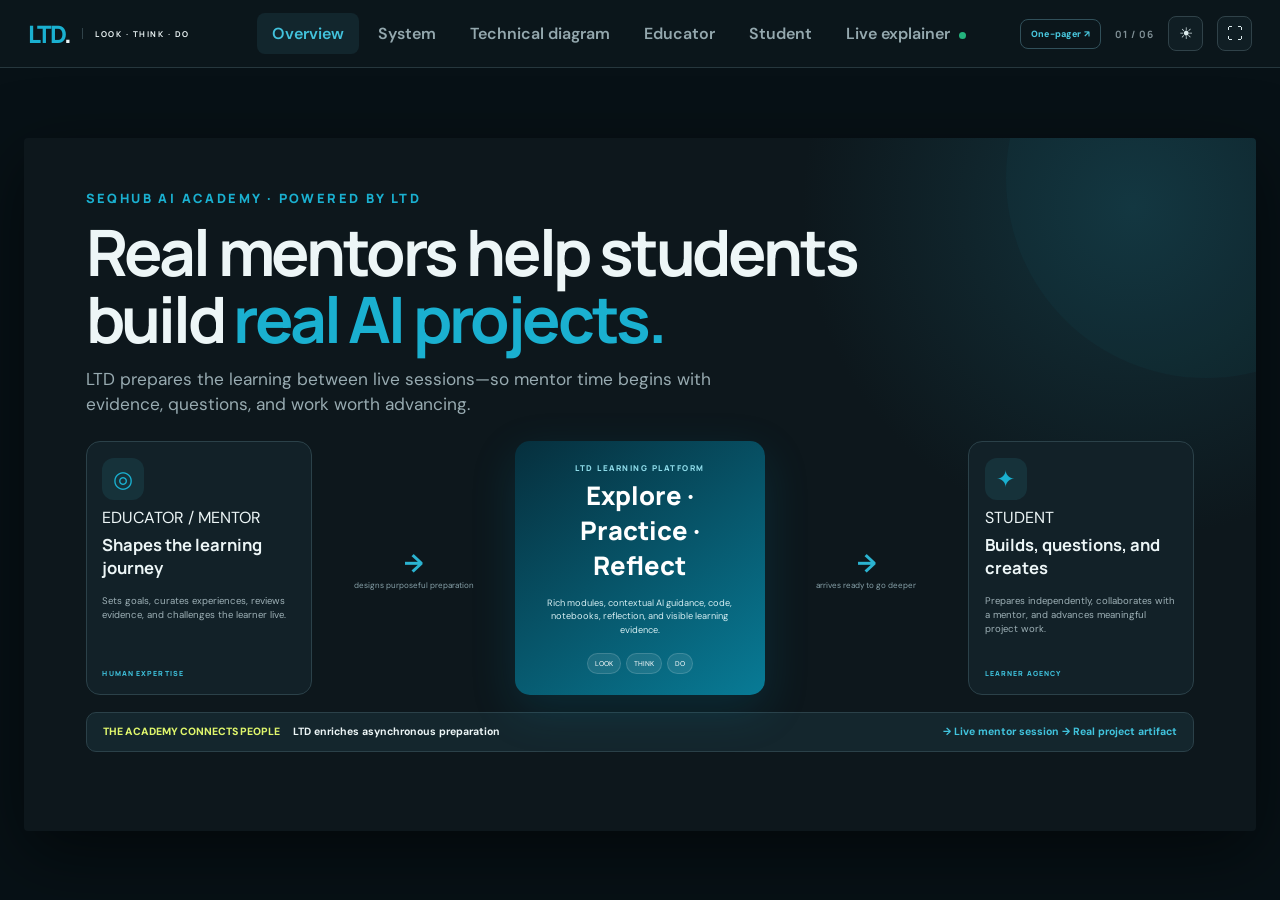
<file: index.html>
<!doctype html>
<html lang="en" data-theme="dark">
<head>
  <meta charset="UTF-8" />
  <meta name="viewport" content="width=device-width, initial-scale=1.0" />
  <title>LTD — Look. Think. Do.</title>
  <link rel="preconnect" href="https://fonts.googleapis.com">
  <link rel="preconnect" href="https://fonts.gstatic.com" crossorigin>
  <link href="https://fonts.googleapis.com/css2?family=DM+Sans:wght@400;500;600;700&family=Manrope:wght@500;600;700;800&display=swap" rel="stylesheet">
  <link rel="stylesheet" href="styles.css" />
  <link rel="stylesheet" href="refine.css" />
  <link rel="stylesheet" href="theme.css" />
  <link rel="stylesheet" href="technical.css" />
  <link rel="stylesheet" href="tour.css?v=20260713-2" />
  <link rel="stylesheet" href="ceo-v3.css?v=20260713-3" />
</head>
<body>
  <header class="topbar">
    <a class="brand" href="#" aria-label="LTD home"><span class="brand-mark">LTD<span>.</span></span><span class="brand-tag">LOOK · THINK · DO</span></a>
    <nav class="view-tabs" aria-label="Presentation views">
      <button data-view="overview" class="active">Overview</button>
      <button data-view="architecture">System</button>
      <button data-view="technical">Technical diagram</button>
      <button data-view="educator">Educator</button>
      <button data-view="student">Student</button>
      <button data-view="explainer">Live explainer <span class="live-dot"></span></button>
    </nav>
    <div class="header-actions"><a class="one-pager-link" href="one-pager.html" target="_blank">One-pager ↗</a><span class="slide-count">01 / 06</span><button id="themeToggle" class="icon-btn theme-toggle" title="Switch to light mode" aria-label="Switch to light mode">☀</button><button id="fullscreen" class="icon-btn" title="Full screen">⛶</button></div>
  </header>

  <main>
    <section class="view active" id="overview">
      <article class="slide overview-slide">
        <div class="slide-kicker">THE LTD LEARNING ECOSYSTEM</div>
        <h1>Human expertise in.<br><em>Active learning</em> out.</h1>
        <p class="lead">LTD connects educators and learners through guided practice, purposeful AI support, and visible progress.</p>
        <div class="ecosystem">
          <div class="persona teacher-persona">
            <div class="persona-icon">✦</div><span class="eyebrow">EDUCATORS</span><h3>Shape expertise into<br>guided experiences</h3>
            <div class="chips"><span>Author</span><span>Guide</span><span>Observe</span></div>
          </div>
          <div class="flow-arrow"><span>Course intent</span><b>→</b></div>
          <div class="engine-core"><div class="orbit orbit-a"></div><div class="orbit orbit-b"></div><span>LOOK</span><strong>THINK</strong><span>DO</span><small>AI learning engine</small></div>
          <div class="flow-arrow"><span>Adaptive practice</span><b>→</b></div>
          <div class="persona student-persona">
            <div class="persona-icon">◎</div><span class="eyebrow">LEARNERS</span><h3>Understand deeply<br>by doing the work</h3>
            <div class="chips"><span>Explore</span><span>Practice</span><span>Reflect</span></div>
          </div>
        </div>
        <div class="outcome-strip"><span>ONE CONNECTED LOOP</span><b>Educator insight</b><i>↗</i><b>Student action</b><i>↗</i><b>AI-supported feedback</b><i>↗</i><b>Measurable growth</b></div>
      </article>
    </section>

    <section class="view" id="architecture">
      <article class="slide architecture-slide">
        <div class="slide-head"><div><div class="slide-kicker">LTD SYSTEM OVERVIEW</div><h2>The engine behind every learning moment.</h2></div><p>One platform coordinates curriculum, AI, practice, feedback, and classroom insight.</p></div>
        <div class="investor-system">
          <div class="system-personas"><div><span>EDUCATOR</span><b>Creates the learning journey</b><small>Goals · content · activities · guidance</small></div><i>↔</i><div><span>LEARNER</span><b>Builds understanding by doing</b><small>Read · discuss · code · reflect</small></div></div>
          <div class="ltd-spine"><span>THE LTD LEARNING ENGINE</span><b>One continuous loop from educator intent to learner evidence.</b><div class="signal-flow"><i></i><em>plan</em><i></i><em>learn</em><i></i><em>respond</em><i></i><em>improve</em><i></i></div></div>
          <div class="tech-stack" aria-label="Current LTD technology stack">
            <button class="tech-card" data-tech="react"><span class="tech-icon">R</span><b>React + TypeScript</b><small>The experience layer</small></button><button class="tech-card" data-tech="fastapi"><span class="tech-icon">F</span><b>FastAPI + Python</b><small>The platform brain</small></button><button class="tech-card" data-tech="postgres"><span class="tech-icon">P</span><b>PostgreSQL</b><small>Learning memory</small></button><button class="tech-card featured" data-tech="ai"><span class="tech-icon">✦</span><b>AI providers</b><small>Adaptive intelligence</small></button><button class="tech-card featured" data-tech="cloudinary"><span class="tech-icon">C</span><b>Cloudinary</b><small>Learning media</small></button><button class="tech-card" data-tech="compute"><span class="tech-icon">›_</span><b>Pyodide + Jupyter</b><small>Live computation</small></button><button class="tech-card" data-tech="collab"><span class="tech-icon">∞</span><b>Yjs + WebSockets</b><small>Live collaboration</small></button>
          </div>
          <div id="techTooltip" class="tech-tooltip" role="tooltip"><div class="tooltip-top"><span></span><small>HOW LTD USES IT</small></div><h3></h3><p></p><div class="tooltip-example"></div></div>
        </div>
        <div class="arch-note"><b>Hover over a technology to open the engine.</b><span>Each component has a clear job in delivering active, observable learning at scale.</span></div>
      </article>
    </section>

    <section class="view" id="technical">
      <article class="slide technical-slide">
        <div class="technical-head-v2"><div><div class="slide-kicker">LIVE TECHNICAL DATA FLOW</div><h2 id="flowMainTitle">What happens when a student asks LTD AI?</h2></div><div class="flow-controls"><select id="flowScenario" aria-label="Data-flow scenario"><option value="ai">Ask LTD AI</option><option value="media">Load Cloudinary media</option><option value="google">Google Drive ↔ Colab</option><option value="compute">Run notebook code</option></select><button id="flowRestart" title="Restart">↺</button><button id="flowPrev">‹</button><button id="flowPlayPause" class="flow-play">Ⅱ <span>Pause</span></button><button id="flowNext">›</button><select id="flowSpeed" aria-label="Data-flow speed"><option value=".5">0.5×</option><option value="1" selected>1×</option><option value="1.5">1.5×</option><option value="2">2×</option></select></div></div>
        <div class="flow-layout">
          <div class="flow-canvas" id="flowCanvas">
            <div class="ec2-boundary"><span>AWS EC2 · PRODUCTION HOST</span><small>nginx → Uvicorn workers → FastAPI</small></div>
            <div class="flow-layer-label browser-label">STUDENT DEVICE</div><div class="flow-layer-label core-label">LTD APPLICATION</div><div class="flow-layer-label service-label">DATA + INTELLIGENCE</div>
            <div class="flow-node student-node" data-flow-node="student"><span class="flow-node-icon">R</span><div><b id="studentFlowTitle">Student asks LTD AI</b><small>React + TypeScript learning workspace</small><em id="studentFlowExample">“Why does the model need varied examples?”</em></div></div>
            <div class="flow-node edge-node compact-node" data-flow-node="edge"><span class="flow-node-icon">N</span><div><b>nginx on EC2</b><small>TLS · reverse proxy · static React build</small></div></div>
            <div class="flow-node api-node" data-flow-node="api"><span class="flow-node-icon">F</span><div><b>FastAPI receives request</b><small>HTTPS · request validation</small></div></div>
            <div class="flow-node auth-node compact-node" data-flow-node="auth"><span class="flow-node-icon">✓</span><div><b>Identity & access</b><small>JWT · course permission</small></div></div>
            <div class="flow-node context-node compact-node" data-flow-node="context"><span class="flow-node-icon">C</span><div><b>Learning context</b><small>Section · goals · chat history</small></div></div>
            <div class="flow-node orchestrator-node" data-flow-node="orchestrator"><span class="flow-node-icon">✦</span><div><b>AI orchestrator</b><small>Builds a grounded tutor prompt</small><em>Lesson + learner question + teaching rules</em></div></div>
            <div class="flow-node db-node" data-flow-node="database"><span class="flow-node-icon">P</span><div><b>PostgreSQL</b><small>Reads context · stores conversation</small></div></div>
            <div class="flow-node ai-node" data-flow-node="provider"><span class="flow-node-icon">AI</span><div><b>AI provider</b><small>OpenAI · Anthropic · Gemini</small></div></div>
            <div class="flow-node stream-node" data-flow-node="stream"><span class="flow-node-icon">↯</span><div><b>Stream & persist</b><small>Tokens return while evidence is saved</small></div></div>
            <div class="flow-node answer-node" data-flow-node="answer"><span class="flow-node-icon">L</span><div><b>LTD guides the learner</b><small>Streaming answer in lesson context</small><em>“What pattern do you think the model learned?”</em></div></div>
            <div class="flow-node cloud-node service-node" data-flow-node="cloudinary"><span class="flow-node-icon">C</span><div><b>Cloudinary</b><small>Optimized learning images</small></div></div>
            <div class="flow-node google-node service-node" data-flow-node="google"><span class="flow-node-icon">G</span><div><b>Google Drive + Colab</b><small>OAuth · copy · refresh · republish</small></div></div>
            <div class="flow-node jupyter-node service-node" data-flow-node="jupyter"><span class="flow-node-icon">J</span><div><b>Jupyter kernel</b><small>Advanced notebook compute</small></div></div>
            <svg class="flow-wires" viewBox="0 0 1000 500" preserveAspectRatio="none" aria-hidden="true">
              <defs><marker id="arrowFlow" viewBox="0 0 10 10" refX="8" refY="5" markerWidth="5" markerHeight="5" orient="auto-start-reverse"><path d="M0 0L10 5L0 10z"/></marker><filter id="flowGlow"><feGaussianBlur stdDeviation="3" result="b"/><feMerge><feMergeNode in="b"/><feMergeNode in="SourceGraphic"/></feMerge></filter></defs>
              <path data-flow-path="browser-edge" d="M165 89 C165 116 235 106 235 135"/><path data-flow-path="edge-api" d="M235 170 C235 188 302 181 302 203"/><path data-flow-path="auth" d="M302 234 C302 254 179 244 179 269"/><path data-flow-path="context" d="M302 234 C302 254 420 244 420 269"/><path data-flow-path="db-read" d="M420 304 C420 337 200 326 200 360"/><path data-flow-path="orchestrate" d="M420 304 C420 325 510 318 510 342"/><path data-flow-path="provider" d="M580 377 C640 377 630 377 690 377"/><path data-flow-path="provider-back" d="M690 394 C630 423 590 420 540 394"/><path data-flow-path="persist" d="M465 394 C390 428 282 408 230 390"/><path data-flow-path="stream" d="M510 394 C510 430 759 414 759 446"/><path data-flow-path="answer" d="M759 446 C850 405 864 152 820 106 C770 54 270 53 197 82"/><path data-flow-path="cloud-request" d="M235 170 C235 320 790 250 790 310"/><path data-flow-path="cloud-return" d="M790 310 C880 225 850 120 820 106"/><path data-flow-path="google-request" d="M302 234 C470 250 620 250 730 310"/><path data-flow-path="google-return" d="M730 334 C600 450 320 410 197 92"/><path data-flow-path="jupyter-request" d="M302 234 C490 280 850 250 875 310"/><path data-flow-path="jupyter-return" d="M875 334 C930 240 900 120 820 106"/>
              <circle id="flowPacket" r="6"><animateMotion id="packetMotion" dur="1.25s" begin="indefinite" fill="freeze" path="M165 89 C165 125 302 113 302 151"/></circle>
            </svg>
          </div>
          <aside class="flow-story">
            <div class="flow-story-top"><span id="flowStepNumber">01</span><div><small>NOW HAPPENING</small><h3 id="flowStepTitle">Question leaves the browser</h3></div></div>
            <p id="flowStepDescription">The student’s question travels securely from the LTD learning interface to the application API.</p>
            <div class="data-envelope"><span>DATA IN MOTION</span><code id="flowPayload">POST /ai/chat<br>{ question, thread_id, section_index }</code></div>
            <div class="flow-timeline" id="flowTimeline"></div>
            <div class="flow-legend"><span><i></i>Request</span><span><i></i>Context/data</span><span><i></i>Streaming response</span></div>
          </aside>
        </div>
        <div class="technical-foot-v2"><span>END-TO-END RESULT</span><b id="flowResult">The answer is grounded in the educator’s lesson, the exchange becomes learning evidence, and the student stays inside one continuous experience.</b><div class="flow-progress"><i id="flowProgress"></i></div></div>
      </article>
    </section>

    <section class="view" id="educator">
      <article class="slide journey-slide educator-slide">
        <div class="slide-head"><div><div class="slide-kicker">LTD IN PRACTICE · EDUCATOR</div><h2>From expertise to an active-learning journey.</h2></div><p>Author once, guide every learner, and see where support matters.</p></div>
        <div class="journey-line">
          <div class="journey-step active"><span>01</span><div class="step-icon">＋</div><h3>Create a course</h3><p>Set the topic, audience, and learning intent.</p><small>COURSE MANAGER</small></div>
          <div class="journey-arrow">→</div>
          <div class="journey-step"><span>02</span><div class="step-icon">▤</div><h3>Design modules</h3><p>Combine readings, media, HTML, code, and notebooks.</p><small>FLEXIBLE ITEMS</small></div>
          <div class="journey-arrow">→</div>
          <div class="journey-step"><span>03</span><div class="step-icon">✦</div><h3>Guide with AI</h3><p>Define goals and let LTD help shape purposeful practice.</p><small>AI ORCHESTRATOR</small></div>
          <div class="journey-arrow">→</div>
          <div class="journey-step"><span>04</span><div class="step-icon">↗</div><h3>Publish & observe</h3><p>Review engagement, progress, code, and reflections.</p><small>LEARNING INSIGHT</small></div>
        </div>
        <div class="feature-ribbon"><b>What educators control</b><span>Learning goals</span><span>Bloom level</span><span>Content sequence</span><span>AI availability</span><span>Checks for understanding</span><span>Feedback</span></div>
      </article>
    </section>

    <section class="view" id="student">
      <article class="slide journey-slide student-slide">
        <div class="slide-head"><div><div class="slide-kicker">LTD IN PRACTICE · STUDENT</div><h2>Learning that asks students to think and do.</h2></div><p>A guided experience where AI supports effort instead of replacing it.</p></div>
        <div class="student-loop">
          <div class="loop-center"><div class="pulse"></div><b>GROW</b><small>understanding<br>with every cycle</small></div>
          <div class="loop-card look"><span>01 · LOOK</span><h3>Engage attentively</h3><p>Read, watch, inspect examples, and explore interactive content.</p><div>Text · Video · HTML</div></div>
          <div class="loop-card think"><span>02 · THINK</span><h3>Make meaning</h3><p>Answer checks, explain reasoning, and ask the AI tutor for help.</p><div>Questions · AI dialogue</div></div>
          <div class="loop-card do"><span>03 · DO</span><h3>Apply & reflect</h3><p>Write code, use notebooks, submit work, and reflect on learning.</p><div>Code · Notebook · Reflection</div></div>
          <svg class="loop-arrows" viewBox="0 0 1000 390" aria-hidden="true"><path d="M295 85 C430 10 570 10 705 85"/><path d="M800 155 C850 235 805 315 710 340"/><path d="M290 340 C185 300 155 210 205 145"/></svg>
        </div>
        <div class="agency-note"><span class="shield">✓</span><div><b>Built-in productive friction</b><small>Comprehension checks, staged prompts, and reflection keep the learner—not the chatbot—at the center.</small></div><div class="progress-pill"><i></i> Progress becomes visible</div></div>
      </article>
    </section>

    <section class="view explainer-view" id="explainer">
      <div class="demo-shell">
        <aside class="demo-sidebar">
          <div class="demo-logo">LTD<span>.</span></div>
          <div class="workspace-label">GUIDED PRODUCT TOUR</div>
          <button class="side-link active">⌂ <span>Home</span></button><button class="side-link">▤ <span>My courses</span></button><button class="side-link">◴ <span>Recent chats</span></button>
          <div class="workspace-label">WALKTHROUGH</div>
          <div id="stepList" class="step-list"></div>
          <div class="demo-user"><div>TT</div><span><b>Taiwo Togun</b><small>Academy workspace</small></span></div>
        </aside>
        <div class="demo-main">
          <div class="demo-toolbar">
            <div class="role-tabs"><button data-role="teacher" class="active"><small>VIEW 1 OF 2</small> Educator experience</button><button data-role="student"><small>VIEW 2 OF 2</small> Student experience</button></div>
            <div class="tour-runtime"><i></i><span id="tourRuntime">~3 min guided tour</span></div>
            <div class="playback"><button id="restart" title="Restart">↺</button><button id="prev" title="Previous">‹</button><button id="playPause" class="play">Ⅱ <span>Pause</span></button><button id="next" title="Next">›</button><select id="speed" aria-label="Playback speed"><option value="1">1×</option><option value="1.5">1.5×</option><option value=".65">0.65×</option></select></div>
          </div>
          <div class="progress-track"><i id="demoProgress"></i></div>
          <div class="stage-wrap"><div id="annotation" class="annotation"><span>01</span><div><b></b><p></p></div></div><div id="demoStage" class="demo-stage"></div><div id="cursor" class="fake-cursor">➤</div></div>
        </div>
      </div>
    </section>
  </main>
  <script src="app.js?v=20260713-2"></script>
  <script src="tour-v2.js?v=20260713-2"></script>
  <script src="ceo-v3.js?v=20260713-3"></script>
</body>
</html>
</file>
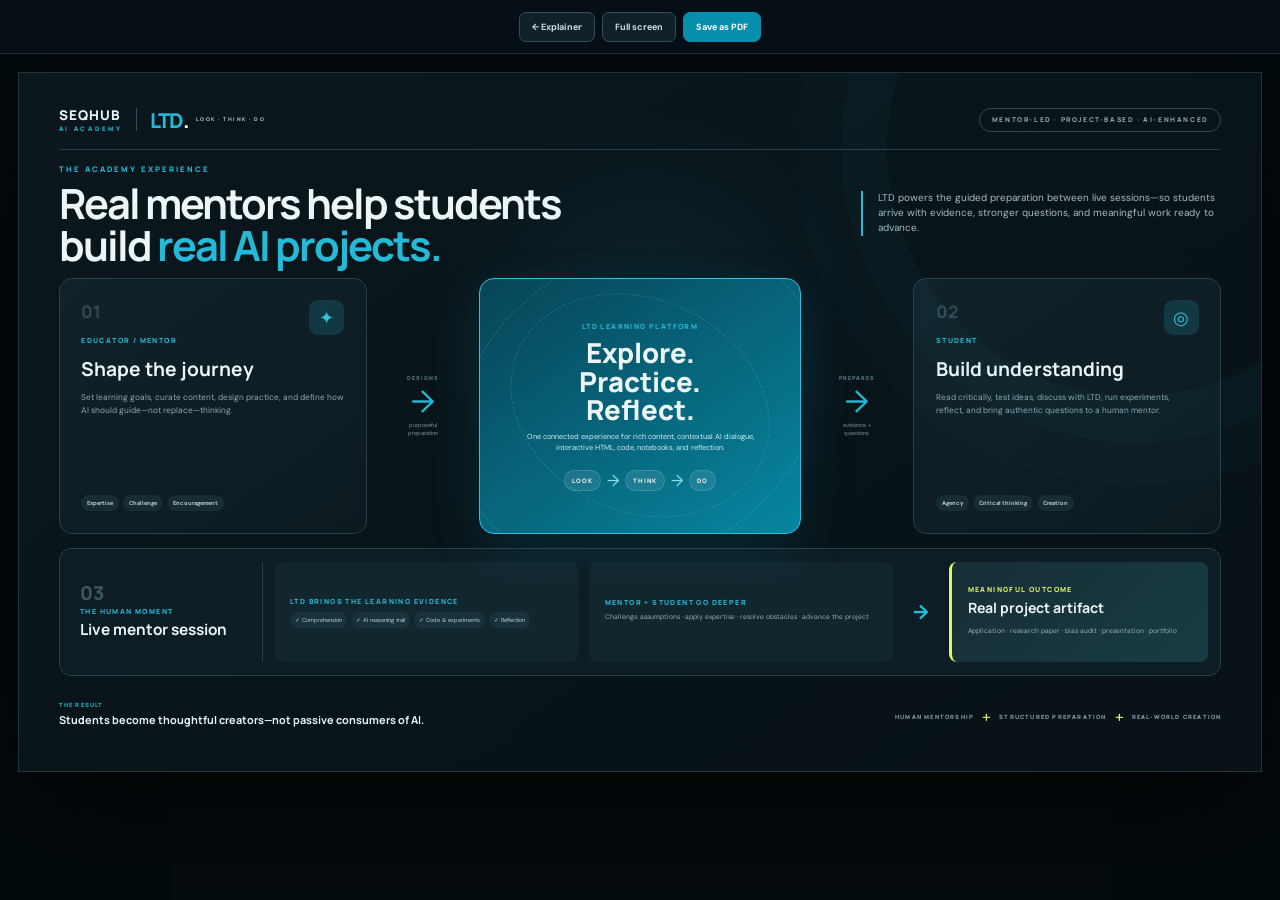
<file: one-pager.html>
<!doctype html>
<html lang="en">
<head>
  <meta charset="UTF-8">
  <meta name="viewport" content="width=device-width,initial-scale=1">
  <title>SeqHub AI Academy · LTD One-Pager</title>
  <link rel="preconnect" href="https://fonts.googleapis.com">
  <link rel="preconnect" href="https://fonts.gstatic.com" crossorigin>
  <link href="https://fonts.googleapis.com/css2?family=DM+Sans:wght@400;500;600;700&family=Manrope:wght@600;700;800&display=swap" rel="stylesheet">
  <link rel="stylesheet" href="one-pager.css?v=20260714-1">
</head>
<body>
  <div class="page-actions"><a href="index.html">← Explainer</a><button onclick="document.documentElement.requestFullscreen()">Full screen</button><button class="print" onclick="window.print()">Save as PDF</button></div>
  <main class="one-page">
    <header class="op-head">
      <div class="identity"><div class="academy-mark"><b>SEQHUB</b><span>AI ACADEMY</span></div><i></i><div class="ltd-mark">LTD<span>.</span><small>LOOK · THINK · DO</small></div></div>
      <div class="op-tag">MENTOR-LED · PROJECT-BASED · AI-ENHANCED</div>
    </header>

    <section class="op-hero">
      <div><span class="eyebrow">THE ACADEMY EXPERIENCE</span><h1>Real mentors help students<br>build <em>real AI projects.</em></h1></div>
      <p>LTD powers the guided preparation between live sessions—so students arrive with evidence, stronger questions, and meaningful work ready to advance.</p>
    </section>

    <section class="story-flow">
      <article class="actor mentor">
        <div class="actor-top"><span>01</span><i>✦</i></div><small>EDUCATOR / MENTOR</small><h2>Shape the journey</h2>
        <p>Set learning goals, curate content, design practice, and define how AI should guide—not replace—thinking.</p>
        <div class="pills"><b>Expertise</b><b>Challenge</b><b>Encouragement</b></div>
      </article>
      <div class="arrow"><span>DESIGNS</span><b>→</b><small>purposeful<br>preparation</small></div>
      <article class="platform">
        <div class="platform-orbit a"></div><div class="platform-orbit b"></div>
        <small>LTD LEARNING PLATFORM</small><h2>Explore.<br>Practice.<br>Reflect.</h2>
        <p>One connected experience for rich content, contextual AI dialogue, interactive HTML, code, notebooks, and reflection.</p>
        <div class="ltd-loop"><b>LOOK</b><i>→</i><b>THINK</b><i>→</i><b>DO</b></div>
      </article>
      <div class="arrow"><span>PREPARES</span><b>→</b><small>evidence +<br>questions</small></div>
      <article class="actor learner">
        <div class="actor-top"><span>02</span><i>◎</i></div><small>STUDENT</small><h2>Build understanding</h2>
        <p>Read critically, test ideas, discuss with LTD, run experiments, reflect, and bring authentic questions to a human mentor.</p>
        <div class="pills"><b>Agency</b><b>Critical thinking</b><b>Creation</b></div>
      </article>
    </section>

    <section class="mentor-handoff">
      <div class="handoff-label"><span>03</span><small>THE HUMAN MOMENT</small><h2>Live mentor session</h2></div>
      <div class="evidence"><small>LTD BRINGS THE LEARNING EVIDENCE</small><div><span>✓ Comprehension</span><span>✓ AI reasoning trail</span><span>✓ Code & experiments</span><span>✓ Reflection</span></div></div>
      <div class="session"><small>MENTOR + STUDENT GO DEEPER</small><p>Challenge assumptions · apply expertise · resolve obstacles · advance the project</p></div>
      <b class="handoff-arrow">→</b>
      <div class="artifact"><small>MEANINGFUL OUTCOME</small><h3>Real project artifact</h3><p>Application · research paper · bias audit · presentation · portfolio</p></div>
    </section>

    <footer class="op-foot">
      <div><span>THE RESULT</span><b>Students become thoughtful creators—not passive consumers of AI.</b></div>
      <div class="proof"><span>HUMAN MENTORSHIP</span><i>+</i><span>STRUCTURED PREPARATION</span><i>+</i><span>REAL-WORLD CREATION</span></div>
    </footer>
  </main>
</body>
</html>
</file>
<file: styles.css>
:root{--teal:#0089ad;--teal2:#00a6c8;--navy:#102837;--ink:#172126;--muted:#65757d;--line:#dce5e7;--paper:#f5f7f6;--white:#fff;--lime:#dff66c;--coral:#f3a07f}*{box-sizing:border-box}html,body{margin:0;min-height:100%;font-family:'DM Sans',sans-serif;color:var(--ink);background:#e9eeee}button{font:inherit}.topbar{height:68px;background:#fff;border-bottom:1px solid var(--line);display:flex;align-items:center;padding:0 28px;gap:32px;position:sticky;top:0;z-index:20}.brand{display:flex;align-items:center;gap:12px;text-decoration:none;color:var(--ink);min-width:190px}.brand-mark{font:800 24px Manrope;color:var(--teal);letter-spacing:-2px}.brand-mark span,.demo-logo span{color:#172126}.brand-tag{font:700 8px Manrope;letter-spacing:1.5px;border-left:1px solid #ccd8da;padding-left:12px}.view-tabs{display:flex;gap:4px;margin:auto}.view-tabs button,.role-tabs button{border:0;background:transparent;padding:10px 15px;border-radius:8px;color:#69787e;font-weight:600;cursor:pointer}.view-tabs button:hover,.view-tabs button.active{background:#edf5f6;color:var(--teal)}.live-dot{width:7px;height:7px;background:#24b47e;border-radius:50%;display:inline-block;margin-left:5px}.header-actions{min-width:130px;display:flex;justify-content:flex-end;align-items:center;gap:14px}.slide-count{font:700 10px Manrope;letter-spacing:1px;color:#809096}.icon-btn{border:1px solid var(--line);background:#fff;border-radius:8px;width:35px;height:35px;cursor:pointer}.view{display:none;padding:24px;min-height:calc(100vh - 68px);align-items:center;justify-content:center}.view.active{display:flex}.slide{position:relative;width:min(100%,1400px);aspect-ratio:16/9;background:var(--paper);overflow:hidden;border-radius:4px;box-shadow:0 20px 60px #17303a1c;padding:4.2% 5%;isolation:isolate}.slide:after{content:"";position:absolute;width:400px;height:400px;border-radius:50%;background:#c4edf326;right:-150px;top:-160px;z-index:-1}.slide-kicker{font:800 clamp(9px,1vw,13px) Manrope;letter-spacing:2.4px;color:var(--teal);margin-bottom:1.1%}.slide h1{font:700 clamp(32px,5vw,72px)/1.04 Manrope;letter-spacing:-3.2px;margin:0;max-width:900px}.slide h1 em{font-style:normal;color:var(--teal)}.lead{font-size:clamp(12px,1.35vw,20px);color:var(--muted);max-width:690px;margin:1.3% 0 2.2%;line-height:1.45}.ecosystem{display:grid;grid-template-columns:1fr .34fr 1.05fr .34fr 1fr;align-items:center;gap:1.2%;height:39%}.persona{background:#fff;border:1px solid var(--line);border-radius:15px;padding:7%;height:100%;box-shadow:0 10px 30px #15303a0b}.persona-icon{width:42px;height:42px;border-radius:12px;display:grid;place-items:center;background:#e5f5f7;color:var(--teal);font-size:23px;margin-bottom:10px}.persona .eyebrow{font:800 9px Manrope;letter-spacing:1.5px;color:var(--muted)}.persona h3{font:700 clamp(13px,1.6vw,23px)/1.25 Manrope;margin:5px 0 12px}.chips{display:flex;gap:5px;flex-wrap:wrap}.chips span{font-size:clamp(7px,.8vw,11px);background:#eff4f4;border-radius:20px;padding:5px 8px}.flow-arrow{text-align:center;color:#91a1a6;font-size:clamp(7px,.7vw,10px)}.flow-arrow b{display:block;font-size:2.2vw;color:var(--teal);font-weight:400}.engine-core{height:100%;background:var(--navy);color:#fff;border-radius:50%;aspect-ratio:1;justify-self:center;display:flex;flex-direction:column;justify-content:center;align-items:center;position:relative;box-shadow:0 15px 40px #10283740}.engine-core span{font:600 clamp(8px,.8vw,12px) Manrope;letter-spacing:3px;color:#a8cbd4}.engine-core strong{font:800 clamp(17px,2.2vw,32px) Manrope;letter-spacing:1px}.engine-core small{font-size:clamp(6px,.65vw,9px);margin-top:8px;color:#87a7b0}.orbit{position:absolute;border:1px solid #50b9ce66;border-radius:50%}.orbit-a{inset:8%;transform:rotate(35deg);border-style:dashed}.orbit-b{inset:-7%;border-color:#0aa8c233}.outcome-strip{height:9%;margin-top:2.2%;background:#e6eff0;border-radius:10px;display:flex;align-items:center;justify-content:center;gap:2.3%;padding:0 2%;font-size:clamp(8px,1vw,14px)}.outcome-strip>span{font:800 clamp(6px,.7vw,10px) Manrope;letter-spacing:1.5px;color:var(--teal)}.outcome-strip i{color:var(--teal)}.slide-head{display:flex;justify-content:space-between;align-items:end;border-bottom:1px solid var(--line);padding-bottom:1.8%;margin-bottom:2.2%}.slide-head h2{font:700 clamp(24px,3.1vw,46px)/1.06 Manrope;letter-spacing:-2px;margin:0}.slide-head>p{max-width:330px;font-size:clamp(9px,1.05vw,15px);color:var(--muted);line-height:1.5;margin:0}.arch-map{display:grid;grid-template-columns:1fr .32fr 2.1fr .32fr 1.25fr;gap:1%;height:55%;align-items:center}.arch-column{height:100%;display:flex;flex-direction:column;gap:7%;justify-content:center}.col-label{font:800 clamp(6px,.65vw,9px) Manrope;letter-spacing:1.5px;color:#87979c}.arch-card{background:#fff;border:1px solid var(--line);border-radius:9px;padding:9% 8%;display:flex;flex-direction:column;gap:5px;box-shadow:0 7px 20px #17303a0a}.arch-card b,.platform-box b{font:700 clamp(9px,1.05vw,15px) Manrope}.arch-card small,.platform-box small{font-size:clamp(7px,.75vw,11px);color:var(--muted)}.actors .arch-card:first-of-type{border-left:4px solid var(--teal)}.actors .arch-card:last-child{border-left:4px solid #5a7784}.arch-connector{text-align:center;color:#8da0a5;font-size:clamp(6px,.65vw,9px)}.arch-connector i{display:block;height:1px;background:var(--teal);position:relative}.arch-connector i:first-child:after{content:"›";position:absolute;right:-1px;top:-9px;color:var(--teal);font-size:18px}.platform-box{height:100%;background:#fff;border:2px solid #a9d7df;border-radius:13px;padding:4%;display:flex;flex-direction:column;gap:4%;box-shadow:0 12px 35px #0089ad12}.platform-top{background:var(--navy);color:#fff;border-radius:8px;padding:4%;flex:1}.platform-top small{color:#b7ced4;display:block;margin-top:4px}.service-grid{display:grid;grid-template-columns:1fr 1fr;gap:5%;flex:3}.service-grid>div{background:#eef5f5;border-radius:7px;padding:7%;display:flex;flex-direction:column;gap:4px}.platform-base{display:flex;gap:4%;justify-content:center;background:#dcebed;border-radius:6px;padding:2.5%;font-size:clamp(6px,.7vw,10px);font-weight:600}.mini-row{display:grid;grid-template-columns:1fr 1fr;gap:5%}.mini-row .arch-card{padding:12%}.ai-card{border-color:#9dd9e3;background:#eaf8fa}.arch-note{margin-top:2%;display:flex;gap:2%;align-items:center;background:#102837;color:#fff;border-radius:9px;padding:1.3% 2%;font-size:clamp(8px,.9vw,13px)}.arch-note span{color:#b7c8cd}.journey-line{display:grid;grid-template-columns:1fr .12fr 1fr .12fr 1fr .12fr 1fr;align-items:center;height:52%;gap:1%}.journey-step{height:100%;background:#fff;border:1px solid var(--line);border-radius:12px;padding:9%;position:relative;display:flex;flex-direction:column}.journey-step>span{position:absolute;right:8%;top:7%;font:800 clamp(13px,1.8vw,25px) Manrope;color:#dce6e8}.journey-step.active{background:#0f829f;color:#fff;border-color:#0f829f}.journey-step.active>span{color:#50a9bd}.step-icon{width:42px;height:42px;background:#e6f4f6;color:var(--teal);border-radius:10px;display:grid;place-items:center;font-size:21px}.active .step-icon{background:#ffffff20;color:#fff}.journey-step h3{font:700 clamp(12px,1.35vw,20px) Manrope;margin:10% 0 4%}.journey-step p{font-size:clamp(8px,.9vw,13px);color:var(--muted);line-height:1.45;margin:0}.journey-step.active p{color:#d9edf1}.journey-step small{margin-top:auto;font:800 clamp(6px,.62vw,9px) Manrope;letter-spacing:1px;color:var(--teal)}.journey-step.active small{color:#aee5ef}.journey-arrow{color:var(--teal);font-size:2vw;text-align:center}.feature-ribbon{margin-top:2%;background:#e7eeef;border-radius:9px;padding:1.6% 2%;display:flex;align-items:center;gap:2.3%;font-size:clamp(7px,.82vw,12px)}.feature-ribbon b{color:var(--teal);margin-right:auto}.feature-ribbon span:before{content:"✓";color:var(--teal);margin-right:5px}.student-loop{height:53%;position:relative}.loop-center{position:absolute;left:50%;top:52%;transform:translate(-50%,-50%);width:17%;aspect-ratio:1;background:var(--navy);border-radius:50%;color:#fff;display:flex;flex-direction:column;align-items:center;justify-content:center;z-index:2}.loop-center b{font:800 clamp(14px,2vw,28px) Manrope;letter-spacing:2px}.loop-center small{text-align:center;font-size:clamp(6px,.65vw,9px);color:#adc4ca}.pulse{position:absolute;inset:-10%;border:1px solid #75cadd88;border-radius:50%}.loop-card{position:absolute;width:27%;height:54%;background:#fff;border:1px solid var(--line);border-radius:12px;padding:2%;z-index:2}.loop-card>span{font:800 clamp(7px,.7vw,10px) Manrope;letter-spacing:1.3px;color:var(--teal)}.loop-card h3{font:700 clamp(12px,1.3vw,19px) Manrope;margin:4% 0}.loop-card p{font-size:clamp(7px,.8vw,12px);color:var(--muted);line-height:1.4;margin:0}.loop-card div{position:absolute;bottom:10%;font-size:clamp(6px,.7vw,10px);font-weight:700;color:#72858b}.loop-card.look{left:4%;top:3%}.loop-card.think{right:4%;top:3%}.loop-card.do{left:36.5%;bottom:-2%}.loop-arrows{position:absolute;inset:0;width:100%;height:100%;z-index:1;fill:none;stroke:#7ac8d5;stroke-width:2;stroke-dasharray:6 7}.agency-note{margin-top:2%;background:#e7eff0;border-radius:10px;padding:1.2% 2%;display:flex;align-items:center;gap:1.3%}.agency-note .shield{width:32px;height:32px;background:var(--teal);color:#fff;border-radius:50%;display:grid;place-items:center}.agency-note div{display:flex;flex-direction:column}.agency-note small{font-size:clamp(7px,.75vw,11px);color:var(--muted)}.progress-pill{margin-left:auto!important;flex-direction:row!important;align-items:center;gap:7px;background:#fff;padding:8px 12px;border-radius:30px;font-size:clamp(7px,.75vw,11px);font-weight:700}.progress-pill i{width:8px;height:8px;background:#39b980;border-radius:50%}.explainer-view{padding:0}.demo-shell{width:100%;height:calc(100vh - 68px);min-height:650px;background:#f1f4f4;display:flex}.demo-sidebar{width:235px;background:#fbfcfc;border-right:1px solid var(--line);padding:24px 16px 14px;display:flex;flex-direction:column}.demo-logo{font:800 26px Manrope;color:var(--teal);margin:0 12px 25px}.workspace-label{font:800 9px Manrope;letter-spacing:1.5px;color:#9aabad;margin:17px 12px 8px}.side-link{border:0;background:transparent;text-align:left;padding:10px 12px;border-radius:7px;color:#63747a;cursor:pointer;display:flex;gap:11px}.side-link.active{background:#e6f2f4;color:var(--teal);font-weight:700}.step-list{display:flex;flex-direction:column;gap:3px}.step-list button{border:0;background:transparent;text-align:left;padding:8px 10px;border-radius:7px;color:#849398;font-size:11px;display:flex;align-items:center;gap:8px;cursor:pointer}.step-list button span{border:1px solid #cbd8da;width:20px;height:20px;border-radius:50%;display:grid;place-items:center;font-size:8px}.step-list button.active{background:#edf5f6;color:#176f85;font-weight:700}.step-list button.done span{background:var(--teal);border-color:var(--teal);color:#fff}.demo-user{margin-top:auto;border-top:1px solid var(--line);padding:15px 6px 0;display:flex;align-items:center;gap:9px}.demo-user>div{width:31px;height:31px;border-radius:50%;background:#15313d;color:#fff;display:grid;place-items:center;font-size:10px}.demo-user span{display:flex;flex-direction:column;font-size:10px}.demo-user small{color:#98a5aa}.demo-main{flex:1;min-width:0}.demo-toolbar{height:62px;background:#fff;border-bottom:1px solid var(--line);display:flex;align-items:center;justify-content:space-between;padding:0 25px}.role-tabs{background:#eef2f2;border-radius:9px;padding:3px}.role-tabs button{padding:8px 14px;font-size:12px}.role-tabs button.active{background:#fff;color:var(--teal);box-shadow:0 2px 8px #17303a12}.playback{display:flex;align-items:center;gap:5px}.playback button,.playback select{height:32px;border:1px solid var(--line);background:#fff;border-radius:7px;color:#53656b;cursor:pointer}.playback button{min-width:32px}.playback .play{background:var(--navy);color:#fff;padding:0 12px}.playback select{padding:0 7px}.progress-track{height:3px;background:#dfe8e9}.progress-track i{display:block;height:100%;width:0;background:var(--teal);transition:width .3s}.stage-wrap{height:calc(100% - 65px);position:relative;padding:70px 5% 4%;overflow:hidden}.demo-stage{height:100%;background:#fff;border:1px solid #dbe4e6;border-radius:11px;box-shadow:0 18px 50px #17303a14;overflow:hidden;position:relative}.annotation{position:absolute;z-index:6;left:5%;top:18px;display:flex;gap:10px;align-items:center;max-width:610px}.annotation>span{width:34px;height:34px;background:var(--teal);color:#fff;border-radius:50%;display:grid;place-items:center;font:700 11px Manrope;box-shadow:0 6px 15px #0089ad40}.annotation b{font:700 15px Manrope}.annotation p{font-size:11px;color:#6c7d83;margin:2px 0}.fake-cursor{position:absolute;z-index:10;font-size:23px;color:#142a34;text-shadow:0 2px 2px #fff;transform:rotate(-18deg);transition:left .7s cubic-bezier(.2,.8,.2,1),top .7s cubic-bezier(.2,.8,.2,1);pointer-events:none}.app-screen{height:100%;display:flex;flex-direction:column;background:#f7f9f8}.app-nav{height:52px;background:#fff;border-bottom:1px solid var(--line);display:flex;align-items:center;padding:0 20px;gap:12px}.app-nav b{font:700 15px Manrope}.app-nav span{font-size:10px;color:#8b999e}.avatar{margin-left:auto;width:29px;height:29px;border-radius:50%;background:#17313c;color:#fff;display:grid!important;place-items:center;color:#fff!important}.screen-body{padding:24px 4%;height:calc(100% - 52px);overflow:hidden}.screen-title{font:700 25px Manrope;margin:0 0 3px}.screen-sub{font-size:11px;color:#7d8c91}.course-grid{margin-top:20px;display:grid;grid-template-columns:repeat(3,1fr);gap:14px}.course-card{background:#fff;border:1px solid var(--line);border-radius:9px;padding:16px;min-height:105px;position:relative}.course-card.highlight{border:2px solid var(--teal);box-shadow:0 5px 18px #0089ad18}.course-card .tag{font-size:8px;font-weight:700;color:var(--teal);letter-spacing:1px}.course-card h4{margin:7px 0;font:700 13px Manrope}.course-card p{font-size:9px;color:#87959a}.primary-btn{border:0;background:var(--teal);color:#fff;border-radius:7px;padding:8px 12px;font-size:10px;font-weight:700}.course-card .primary-btn{position:absolute;bottom:12px;right:12px}.author-layout{display:grid;grid-template-columns:180px 1fr 230px;height:100%}.author-toc{border-right:1px solid var(--line);padding:15px;background:#fafcfc}.author-toc b{font-size:11px}.toc-item{margin-top:9px;padding:8px;border-radius:6px;font-size:9px;color:#6c7d82}.toc-item.active{background:#e4f3f5;color:var(--teal);font-weight:700}.author-canvas{padding:20px;overflow:hidden}.field-label{font-size:8px;font-weight:700;color:#77888d;letter-spacing:1px}.fake-input{margin:5px 0 12px;background:#fff;border:1px solid var(--line);border-radius:6px;padding:9px;font-size:10px}.item-row{display:flex;gap:6px;margin-top:10px;flex-wrap:wrap}.item-chip{border:1px solid var(--line);background:#fff;border-radius:6px;padding:7px 9px;font-size:9px}.item-chip.active{border-color:var(--teal);color:var(--teal);background:#eef9fa}.preview-panel{border-left:1px solid var(--line);padding:16px;background:#fff}.preview-panel h4{font-size:11px;margin:0 0 12px}.phone-preview{border:1px solid #d7e0e2;border-radius:10px;padding:12px;height:75%;background:#f8faf9}.phone-preview b{font-size:10px}.phone-preview p{font-size:8px;color:#6f8086;line-height:1.5}.student-screen{display:grid;grid-template-columns:195px 1fr 290px;height:100%}.student-toc{background:#fbfcfc;border-right:1px solid var(--line);padding:18px}.student-content{padding:24px;overflow:hidden}.student-chat{border-left:1px solid var(--line);background:#fff;display:flex;flex-direction:column}.student-chat header{padding:15px;border-bottom:1px solid var(--line);font-size:11px;font-weight:700}.chat-body{padding:14px;display:flex;flex-direction:column;gap:9px;flex:1}.bubble{font-size:9px;line-height:1.5;padding:9px 10px;border-radius:8px;max-width:88%}.bubble.ai{background:#edf3f4}.bubble.me{background:#e1f4f7;align-self:flex-end}.chat-input{margin:12px;border:1px solid #ccd9dc;border-radius:7px;padding:9px;color:#9aa8ac;font-size:9px}.content-card{background:#fff;border:1px solid var(--line);border-radius:8px;padding:14px;margin-top:10px}.content-card h4{margin:0 0 7px;font-size:12px}.content-card p{font-size:9px;color:#607177;line-height:1.55}.interactive-sim{background:#f5f8f8;border:1px solid #d9e4e6;border-radius:7px;margin-top:8px;padding:12px}.sim-question{font-size:10px;font-weight:700;margin-bottom:9px}.sim-options{display:grid;grid-template-columns:1fr 1fr;gap:7px}.sim-options button{background:#fff;border:1px solid #d6e1e3;border-radius:6px;padding:8px;text-align:left;font-size:8px;cursor:pointer}.sim-options button.selected{border-color:var(--teal);background:#e6f6f8;color:#08758e}.code-box{background:#142a34;color:#d5e8ec;padding:12px;border-radius:7px;font:9px/1.6 Consolas;margin-top:8px}.reflection{border:1px solid #d4e1e3;background:#fff;border-radius:7px;padding:10px;font-size:9px;color:#728388;min-height:58px}.toast{position:absolute;right:20px;bottom:20px;background:#17313c;color:#fff;padding:10px 14px;border-radius:7px;font-size:9px;box-shadow:0 8px 25px #17313c40}.spotlight{box-shadow:0 0 0 4px #13a5c72c!important;border-color:var(--teal)!important;transition:.3s}@media(max-width:900px){.brand-tag,.slide-count{display:none}.topbar{padding:0 10px;gap:8px}.brand{min-width:auto}.view-tabs button{font-size:0;padding:9px}.view-tabs button:before{content:attr(data-view);font-size:9px}.slide{width:100%;padding:4%}.demo-sidebar{width:180px}.demo-shell{min-height:560px}.student-screen{grid-template-columns:145px 1fr 220px}}@media print{.topbar{display:none}.view{display:flex!important;padding:0;min-height:100vh;page-break-after:always}.view.explainer-view{display:none!important}.slide{width:100vw;height:56.25vw;max-height:100vh;max-width:177.78vh;box-shadow:none}@page{size:landscape;margin:0}}
</file>
<file: refine.css>
.investor-system{height:55%;display:grid;grid-template-columns:1.05fr 1.2fr;grid-template-rows:.63fr 1.5fr;gap:5%;position:relative}.system-personas{display:flex;align-items:center;gap:5%}.system-personas>div{flex:1;background:#fff;border:1px solid var(--line);border-radius:10px;padding:6%;display:flex;flex-direction:column;gap:3px;height:100%;justify-content:center}.system-personas span{font:800 clamp(6px,.65vw,9px) Manrope;letter-spacing:1.3px;color:var(--teal)}.system-personas b{font:700 clamp(9px,1vw,14px) Manrope}.system-personas small{font-size:clamp(6px,.65vw,9px);color:var(--muted)}.system-personas>i{color:var(--teal);font-style:normal}.ltd-spine{background:var(--navy);color:#fff;border-radius:11px;padding:4% 5%;position:relative}.ltd-spine>span{font:800 clamp(6px,.65vw,9px) Manrope;letter-spacing:1.5px;color:#67c6d8}.ltd-spine>b{display:block;font:700 clamp(10px,1.15vw,16px) Manrope;margin-top:3px}.signal-flow{display:flex;align-items:center;position:absolute;left:5%;right:5%;bottom:15%;gap:5px}.signal-flow i{height:1px;background:#3baec4;flex:1}.signal-flow em{font-style:normal;font-size:clamp(5px,.55vw,8px);color:#9bb7be}.tech-stack{grid-column:1/3;display:grid;grid-template-columns:repeat(7,1fr);gap:1.1%;align-items:stretch}.tech-card{border:1px solid var(--line);background:#fff;border-radius:10px;padding:10% 7%;display:flex;flex-direction:column;align-items:flex-start;text-align:left;gap:4px;cursor:help;transition:.22s;position:relative;color:var(--ink)}.tech-card:hover,.tech-card:focus{transform:translateY(-6px);border-color:#64bfd0;box-shadow:0 12px 28px #0089ad22;outline:none}.tech-card.featured{background:#ecf8f9;border-color:#a9dce4}.tech-icon{width:34px;height:34px;border-radius:9px;background:#e8f3f4;color:var(--teal);display:grid;place-items:center;font:800 12px Manrope;margin-bottom:auto}.featured .tech-icon{background:var(--teal);color:#fff}.tech-card b{font:700 clamp(8px,.86vw,12px) Manrope}.tech-card small{font-size:clamp(6px,.65vw,9px);color:var(--muted)}.tech-tooltip{position:fixed;width:330px;background:#fff;border:1px solid #cfe0e3;border-radius:12px;padding:17px;box-shadow:0 20px 50px #10283730;z-index:50;opacity:0;visibility:hidden;transform:translateY(6px);transition:.18s;pointer-events:none}.tech-tooltip.show{opacity:1;visibility:visible;transform:translateY(0)}.tooltip-top{display:flex;align-items:center;justify-content:space-between}.tooltip-top>span{width:31px;height:31px;border-radius:8px;background:#e7f5f7;color:var(--teal);display:grid;place-items:center;font-weight:800}.tooltip-top small{font:800 8px Manrope;letter-spacing:1.3px;color:#8a999e}.tech-tooltip h3{font:700 16px Manrope;margin:11px 0 5px}.tech-tooltip p{font-size:12px;line-height:1.5;color:#5f7076;margin:0}.tooltip-example{margin-top:11px;background:#edf5f6;border-left:3px solid var(--teal);padding:9px 10px;font-size:10px;line-height:1.4;color:#3c555e}
.student-screen{grid-template-columns:180px minmax(300px,45%) 1fr}.student-chat{grid-column:2;margin:8px;border:1px solid var(--line);border-radius:8px;box-shadow:0 2px 6px #1028370b;overflow:hidden}.student-content{grid-column:3;grid-row:1;padding:18px;background:#f7f9f8}.student-chat header{display:flex;justify-content:space-between;align-items:center}.student-chat header small{font-weight:400;color:#839297}.chat-body{overflow:hidden}.bubble{position:relative}.bubble.ai{border:1px solid #dbe7e8;border-radius:14px 14px 14px 4px}.bubble.me{border:1px solid #c4e4e9;border-radius:14px 14px 4px 14px}.bubble:before{display:block;font-size:7px;font-weight:800;letter-spacing:.8px;margin-bottom:3px;color:#6f8187}.bubble.ai:before{content:'LTD AI';color:var(--teal)}.bubble.me:before{content:'YOU'}.thinking{display:flex;gap:4px;padding:10px 12px!important;width:54px}.thinking i{width:5px;height:5px;border-radius:50%;background:#7c949a;animation:thinking 1s infinite}.thinking i:nth-child(2){animation-delay:.15s}.thinking i:nth-child(3){animation-delay:.3s}@keyframes thinking{0%,60%,100%{transform:translateY(0);opacity:.4}30%{transform:translateY(-4px);opacity:1}}.typed-caret:after{content:'|';color:var(--teal);animation:blink .7s infinite}@keyframes blink{50%{opacity:0}}.quick-prompts{display:flex;gap:5px;flex-wrap:wrap}.quick-prompts span{font-size:7px;border:1px solid #d5e1e3;border-radius:20px;padding:5px 7px;color:#63767c}.ltd-chat-input{margin:10px;border:1px solid #ccdadd;border-radius:8px;padding:9px;display:flex;align-items:center;gap:7px;font-size:8px;color:#95a2a6}.ltd-chat-input b{margin-left:auto;width:24px;height:24px;background:var(--teal);color:#fff;border-radius:6px;display:grid;place-items:center}.module-topbar{height:40px;background:#fff;border-bottom:1px solid var(--line);display:flex;align-items:center;padding:0 14px;font-size:9px;color:#6b7d82}.module-topbar b{color:var(--ink);margin:0 auto}.section-controls{display:flex;gap:6px;margin-left:auto}.section-controls span{background:#eef4f4;border-radius:20px;padding:4px 7px}.html-lab{background:#fff;border:1px solid #d7e3e5;border-radius:8px;padding:12px}.html-viz{height:90px;display:flex;align-items:end;gap:9px;padding:12px;background:#f0f7f8;border-radius:6px;margin-top:8px}.html-viz i{width:18%;background:#26a2bd;border-radius:4px 4px 0 0;transition:.3s}.html-viz i:nth-child(1){height:35%}.html-viz i:nth-child(2){height:62%}.html-viz i:nth-child(3){height:86%}.html-viz i:nth-child(4){height:52%}.html-slider{width:100%;accent-color:var(--teal)}
.student-screen{height:calc(100% - 92px)}
</file>
<file: theme.css>
html{color-scheme:light;transition:background-color .25s,color .25s}html[data-theme="dark"]{color-scheme:dark;--paper:#0d171c;--white:#121e24;--ink:#edf6f7;--muted:#98abb1;--line:#26373d;--navy:#061117;--teal:#1ab0d0;background:#071116}html[data-theme="dark"] body{background:#071116;color:var(--ink)}html[data-theme="dark"] .topbar{background:#0b161b;border-color:var(--line)}html[data-theme="dark"] .brand{color:var(--ink)}html[data-theme="dark"] .brand-mark span,html[data-theme="dark"] .demo-logo span{color:#edf6f7}html[data-theme="dark"] .brand-tag{border-color:#304249}html[data-theme="dark"] .view-tabs button{color:#94a8ae}html[data-theme="dark"] .view-tabs button:hover,html[data-theme="dark"] .view-tabs button.active{background:#12262d;color:#42c2dc}html[data-theme="dark"] .icon-btn{background:#101e24;border-color:#304249;color:#dcebed}html[data-theme="dark"] .slide{background:radial-gradient(circle at 90% 10%,#13323b 0,transparent 26%),#0d171c;box-shadow:0 22px 70px #0008}html[data-theme="dark"] .slide:after{background:#1bb1ce0a}html[data-theme="dark"] .persona,html[data-theme="dark"] .journey-step,html[data-theme="dark"] .arch-card,html[data-theme="dark"] .platform-box,html[data-theme="dark"] .system-personas>div,html[data-theme="dark"] .tech-card,html[data-theme="dark"] .loop-card{background:#121f25;border-color:#293a40;box-shadow:none}html[data-theme="dark"] .persona-icon,html[data-theme="dark"] .step-icon,html[data-theme="dark"] .tech-icon{background:#16323a}html[data-theme="dark"] .chips span,html[data-theme="dark"] .outcome-strip,html[data-theme="dark"] .feature-ribbon,html[data-theme="dark"] .agency-note{background:#16272d}html[data-theme="dark"] .engine-core,html[data-theme="dark"] .arch-note,html[data-theme="dark"] .ltd-spine,html[data-theme="dark"] .loop-center{background:#061117;border:1px solid #25414b}html[data-theme="dark"] .journey-step.active{background:#087a98;border-color:#18a8c8}html[data-theme="dark"] .journey-step.active p{color:#d9eef2}html[data-theme="dark"] .progress-pill{background:#0e1b21}html[data-theme="dark"] .tech-card.featured{background:#102a32;border-color:#216b7b}html[data-theme="dark"] .tech-tooltip{background:#132127;border-color:#31505a;box-shadow:0 20px 60px #000b}html[data-theme="dark"] .tooltip-example{background:#0b1a20;color:#bcd0d5}html[data-theme="dark"] .demo-shell{background:#071116}html[data-theme="dark"] .demo-sidebar,html[data-theme="dark"] .demo-toolbar{background:#0b161b;border-color:#24363c}html[data-theme="dark"] .side-link{color:#90a4aa}html[data-theme="dark"] .side-link.active,html[data-theme="dark"] .step-list button.active{background:#133039;color:#45c2dc}html[data-theme="dark"] .step-list button{color:#7f949a}html[data-theme="dark"] .role-tabs{background:#101f25}html[data-theme="dark"] .role-tabs button.active{background:#1a3038;color:#44c5df}html[data-theme="dark"] .playback button,html[data-theme="dark"] .playback select{background:#101f25;border-color:#30434a;color:#c5d6da}html[data-theme="dark"] .playback .play{background:#168aa5;color:#fff}html[data-theme="dark"] .progress-track{background:#1b2b31}html[data-theme="dark"] .demo-stage,html[data-theme="dark"] .app-screen{background:#0b151a;border-color:#293b42}html[data-theme="dark"] .app-nav,html[data-theme="dark"] .module-topbar{background:#101c22;border-color:#293b42}html[data-theme="dark"] .screen-body,html[data-theme="dark"] .student-content{background:#0b151a}html[data-theme="dark"] .course-card,html[data-theme="dark"] .content-card,html[data-theme="dark"] .preview-panel,html[data-theme="dark"] .fake-input,html[data-theme="dark"] .item-chip,html[data-theme="dark"] .student-chat,html[data-theme="dark"] .html-lab{background:#111f25;border-color:#2b3d44}html[data-theme="dark"] .course-card.highlight,html[data-theme="dark"] .target.spotlight{border-color:#19afcf!important;box-shadow:0 0 0 4px #19afcf22!important}html[data-theme="dark"] .author-toc,html[data-theme="dark"] .student-toc{background:#0d191f;border-color:#293b42}html[data-theme="dark"] .toc-item.active{background:#143039;color:#42bfd8}html[data-theme="dark"] .phone-preview,html[data-theme="dark"] .interactive-sim,html[data-theme="dark"] .html-viz{background:#0c181e;border-color:#2b3d44}html[data-theme="dark"] .sim-options button{background:#15252b;border-color:#344950;color:#dcebed}html[data-theme="dark"] .sim-options button.selected{background:#123841;border-color:#22b1cf;color:#5ad3ea}html[data-theme="dark"] .student-chat{background:#101c22}html[data-theme="dark"] .bubble.ai{background:#17282e;border-color:#30444b}html[data-theme="dark"] .bubble.me{background:#123943;border-color:#1d6574}html[data-theme="dark"] .quick-prompts span{border-color:#344950;color:#a8bbc0}html[data-theme="dark"] .ltd-chat-input,html[data-theme="dark"] .reflection{background:#0b161b;border-color:#344950;color:#91a6ac}html[data-theme="dark"] .code-box{background:#030b0f;border:1px solid #243b44}html[data-theme="dark"] .outcome-strip,html[data-theme="dark"] .feature-ribbon,html[data-theme="dark"] .agency-note{border:1px solid #24383f}html[data-theme="dark"] .slide-head{border-color:#293a40}html[data-theme="dark"] .annotation b{color:#edf6f7}html[data-theme="dark"] .annotation p{color:#94a7ad}html[data-theme="dark"] .fake-cursor{color:#73d7ea;text-shadow:0 2px 3px #000}html[data-theme="dark"] .toast{background:#dff66c;color:#172126}html[data-theme="dark"] .workspace-label,html[data-theme="dark"] .col-label{color:#748a91}html[data-theme="dark"] .tech-card:hover,html[data-theme="dark"] .tech-card:focus{box-shadow:0 12px 30px #0008}html[data-theme="dark"] ::selection{background:#16a6c5;color:#fff}
@media print{html[data-theme="dark"]{-webkit-print-color-adjust:exact;print-color-adjust:exact}}
</file>
<file: technical.css>
.technical-slide{padding:3.1% 4.2%}.technical-head-v2{display:flex;justify-content:space-between;align-items:end;border-bottom:1px solid var(--line);padding-bottom:1.15%;height:13%}.technical-head-v2 h2{font:700 clamp(23px,2.7vw,40px)/1.05 Manrope;margin:0;letter-spacing:-1.8px}.flow-controls{display:flex;gap:5px}.flow-controls button{height:31px;min-width:31px;padding:0 9px;border:1px solid var(--line);background:var(--white);border-radius:7px;color:var(--muted);cursor:pointer;font-size:10px}.flow-controls .flow-play{background:var(--teal);border-color:var(--teal);color:#fff}.flow-layout{display:grid;grid-template-columns:1fr 260px;gap:1.4%;height:72%;padding-top:1.4%}.flow-canvas{position:relative;border:1px solid var(--line);border-radius:12px;background:linear-gradient(180deg,color-mix(in srgb,var(--white) 95%,var(--teal) 5%),color-mix(in srgb,var(--paper) 97%,var(--teal) 3%));overflow:hidden}.flow-canvas:before,.flow-canvas:after{content:"";position:absolute;left:0;right:0;border-top:1px dashed color-mix(in srgb,var(--line) 75%,transparent)}.flow-canvas:before{top:25%}.flow-canvas:after{top:61%}.flow-layer-label{position:absolute;left:10px;font:800 7px Manrope;letter-spacing:1.2px;color:var(--muted);z-index:2}.browser-label{top:7px}.core-label{top:27%}.service-label{top:63%}.flow-node{position:absolute;z-index:4;background:var(--white);border:1px solid var(--line);border-radius:9px;padding:8px 9px;display:flex;gap:8px;align-items:flex-start;box-shadow:0 5px 16px #1028370b;transition:.32s;min-height:49px}.flow-node.active{border-color:var(--teal);box-shadow:0 0 0 3px color-mix(in srgb,var(--teal) 20%,transparent),0 10px 28px #0089ad1c;transform:translateY(-2px)}.flow-node.complete{border-color:#3cbf88}.flow-node.complete .flow-node-icon{background:#3cbf88;color:#fff}.flow-node-icon{width:29px;height:29px;flex:none;border-radius:8px;background:#e1f2f5;color:var(--teal);display:grid;place-items:center;font:800 9px Manrope;transition:.25s}.flow-node.active .flow-node-icon{background:var(--teal);color:#fff}.flow-node b{font:700 clamp(7px,.72vw,10px) Manrope;display:block}.flow-node small{font-size:clamp(5px,.53vw,7.5px);color:var(--muted);display:block}.flow-node em{display:block;margin-top:4px;font-size:clamp(5px,.5vw,7px);font-style:normal;color:var(--teal);white-space:nowrap}.student-node{left:7%;top:7%;width:29%}.api-node{left:23%;top:29%;width:25%}.auth-node{left:7%;top:47%;width:22%}.context-node{left:31%;top:47%;width:24%}.orchestrator-node{left:42%;top:66%;width:27%}.db-node{left:7%;top:72%;width:26%}.ai-node{left:71%;top:72%;width:23%}.stream-node{left:45%;top:84%;width:25%}.answer-node{right:4%;top:7%;width:29%}.flow-wires{position:absolute;inset:0;width:100%;height:100%;z-index:1;overflow:visible}.flow-wires path{fill:none;stroke:#6b939d;stroke-width:1.4;opacity:.34;marker-end:url(#arrowFlow);transition:.25s}.flow-wires path.active{stroke:var(--teal);stroke-width:3;opacity:1;filter:url(#flowGlow)}.flow-wires path.complete{stroke:#3cbf88;opacity:.65}#flowPacket{fill:#dff66c;stroke:#102837;stroke-width:2;filter:url(#flowGlow)}.flow-story{border:1px solid var(--line);border-radius:12px;background:var(--white);padding:14px;display:flex;flex-direction:column;min-width:0}.flow-story-top{display:flex;align-items:center;gap:10px}.flow-story-top>span{width:34px;height:34px;border-radius:50%;background:var(--teal);color:#fff;display:grid;place-items:center;font:800 10px Manrope}.flow-story-top small,.data-envelope>span{font:800 7px Manrope;letter-spacing:1.1px;color:var(--teal)}.flow-story h3{font:700 13px Manrope;margin:2px 0 0}.flow-story>p{font-size:9px;line-height:1.5;color:var(--muted);margin:10px 0}.data-envelope{background:color-mix(in srgb,var(--paper) 93%,var(--teal) 7%);border-left:3px solid var(--teal);padding:9px;border-radius:0 7px 7px 0}.data-envelope code{display:block;margin-top:5px;font:7px/1.55 Consolas;color:var(--ink);white-space:normal}.flow-timeline{display:flex;flex-direction:column;margin-top:9px;gap:3px;overflow:hidden}.flow-timeline button{border:0;background:transparent;padding:5px 6px;text-align:left;border-radius:5px;color:var(--muted);font-size:7.5px;display:flex;gap:6px;align-items:center;cursor:pointer}.flow-timeline button span{width:16px;height:16px;border:1px solid var(--line);border-radius:50%;display:grid;place-items:center;font-size:6px;flex:none}.flow-timeline button.active{background:#e8f5f7;color:var(--teal);font-weight:700}.flow-timeline button.done span{background:#3cbf88;border-color:#3cbf88;color:#fff}.flow-legend{margin-top:auto;border-top:1px solid var(--line);padding-top:8px;display:flex;gap:8px;flex-wrap:wrap}.flow-legend span{font-size:6px;color:var(--muted);display:flex;align-items:center;gap:4px}.flow-legend i{width:11px;height:2px;background:var(--teal)}.flow-legend span:nth-child(2) i{background:#3cbf88}.flow-legend span:nth-child(3) i{background:#dff66c}.technical-foot-v2{height:8%;margin-top:1%;border:1px solid var(--line);border-radius:8px;padding:0 1.5%;display:flex;align-items:center;gap:1%;font-size:clamp(6px,.65vw,9px);position:relative;overflow:hidden}.technical-foot-v2>span{font:800 7px Manrope;letter-spacing:1px;color:var(--teal)}.technical-foot-v2>b{font-weight:600}.flow-progress{position:absolute;bottom:0;left:0;right:0;height:3px;background:color-mix(in srgb,var(--line) 60%,transparent)}.flow-progress i{display:block;height:100%;width:12.5%;background:var(--teal);transition:.35s}html[data-theme="dark"] .flow-canvas{background:linear-gradient(180deg,#101d23,#0b161b)}html[data-theme="dark"] .flow-node,html[data-theme="dark"] .flow-story{background:#122027;border-color:#2c4047}html[data-theme="dark"] .data-envelope{background:#0b181e}html[data-theme="dark"] .flow-timeline button.active{background:#14323b;color:#49c4dc}html[data-theme="dark"] .flow-controls button{background:#122027}html[data-theme="dark"] .flow-controls .flow-play{background:var(--teal)}html[data-theme="dark"] .technical-foot-v2{background:#101c22}@media(max-width:1050px){.flow-layout{grid-template-columns:1fr 210px}.flow-node em{display:none}.flow-story{padding:10px}}
.flow-controls select{height:31px;border:1px solid var(--line);background:var(--white);border-radius:7px;color:var(--muted);font-size:8px;padding:0 7px}.flow-controls #flowScenario{min-width:132px;color:var(--ink);font-weight:700}.ec2-boundary{position:absolute;z-index:0;left:19%;top:17%;width:51%;height:68%;border:1px dashed #e8a75e88;border-radius:12px;background:#e8a75e08}.ec2-boundary>span{position:absolute;top:-7px;left:12px;background:var(--paper);padding:0 6px;font:800 6px Manrope;letter-spacing:1px;color:#d69248}.ec2-boundary small{position:absolute;right:9px;top:7px;font-size:6px;color:#bb8651}.edge-node{left:19%;top:18%;width:22%}.api-node{left:23%;top:34%;width:25%}.auth-node{left:7%;top:49%;width:22%}.context-node{left:31%;top:49%;width:24%}.orchestrator-node{left:42%;top:65%;width:27%}.db-node{left:7%;top:74%;width:26%}.ai-node{left:71%;top:74%;width:23%}.stream-node{left:43%;top:80%;width:25%}.service-node{min-height:34px;padding:6px}.service-node .flow-node-icon{width:23px;height:23px}.cloud-node{left:4%;top:89%;width:20%}.google-node{left:28%;top:89%;width:26%}.jupyter-node{right:4%;top:89%;width:20%}.service-node b{font-size:8px}.service-node small{font-size:6px}html[data-theme="dark"] .flow-controls select{background:#122027;border-color:#30434a}html[data-theme="dark"] .ec2-boundary>span{background:#0f1b21}
</file>
<file: tour.css>
.role-tabs{display:flex;gap:4px}.role-tabs button{min-width:175px;text-align:left;line-height:1.05}.role-tabs button small{display:block;font-size:6px;letter-spacing:1.3px;margin-bottom:4px;opacity:.62}.tour-runtime{display:flex;align-items:center;gap:7px;margin-left:auto;margin-right:12px;font-size:9px;color:#789097}.tour-runtime i{width:7px;height:7px;border-radius:50%;background:#2cc889;box-shadow:0 0 0 5px #2cc88918}.demo-toolbar{gap:12px}.step-list{min-height:0;overflow:auto;padding-right:3px}.step-list::-webkit-scrollbar{width:3px}.step-list::-webkit-scrollbar-thumb{background:#31505a;border-radius:4px}.tour-phase{font-size:7px!important;letter-spacing:1.2px!important;color:#4cbdd4!important;font-weight:800;margin:9px 8px 2px}.tour-app{height:100%;display:flex;flex-direction:column;background:#f5f8f8;color:#172126}.tour-nav{height:48px;background:#fff;border-bottom:1px solid #dce5e7;display:flex;align-items:center;padding:0 18px;gap:14px}.tour-nav .crumb{font-size:8px;color:#809197}.tour-nav strong{font:700 13px Manrope}.tour-nav .tour-avatar{margin-left:auto;width:28px;height:28px;border-radius:50%;display:grid;place-items:center;background:#15313d;color:#fff;font-size:8px}.tour-layout{display:grid;grid-template-columns:170px minmax(0,1fr) 260px;flex:1;min-height:0}.tour-left{background:#fbfcfc;border-right:1px solid #dce5e7;padding:15px}.tour-left h5,.tour-panel h5{font:800 8px Manrope;letter-spacing:1.2px;color:#7b8e94;margin:0 0 10px}.tour-left button{display:block;width:100%;border:0;background:transparent;text-align:left;padding:8px;border-radius:6px;font-size:9px;color:#65777d;margin:2px 0}.tour-left button.active{background:#e3f3f6;color:#087e9a;font-weight:700}.tour-left button.done:before{content:'\2713';color:#21a875;margin-right:5px}.tour-canvas{padding:18px 22px;overflow:auto}.tour-canvas h2{font:700 21px Manrope;margin:0 0 4px}.tour-canvas .sub{font-size:9px;color:#71848a;margin:0 0 14px}.tour-panel{background:#fff;border-left:1px solid #dce5e7;padding:15px;overflow:auto}.tour-card{background:#fff;border:1px solid #d9e4e6;border-radius:9px;padding:13px;margin:9px 0}.tour-card.target{border-color:#1098b6}.tour-card h3{font:700 12px Manrope;margin:0 0 6px}.tour-card p{font-size:9px;line-height:1.5;color:#61747a;margin:4px 0}.tour-grid{display:grid;grid-template-columns:1fr 1fr;gap:10px}.tour-field{border:1px solid #d8e4e6;background:#fff;border-radius:7px;padding:9px;margin:6px 0;font-size:9px}.tour-label{font:800 7px Manrope;letter-spacing:1px;color:#75898f}.tour-pill{display:inline-flex;padding:4px 7px;border-radius:14px;background:#e7f6f8;color:#087d98;font-size:7px;font-weight:700;margin:3px}.tour-btn{border:0;border-radius:7px;background:#078eac;color:#fff;padding:8px 11px;font-size:9px;font-weight:700;cursor:pointer}.tour-btn.ghost{background:#edf3f4;color:#496168}.item-library{display:grid;grid-template-columns:repeat(4,1fr);gap:7px}.item-tile{border:1px solid #d8e3e5;border-radius:8px;padding:9px;background:#fff;font-size:8px;min-height:54px}.item-tile b{display:block;font-size:15px;color:#0791ae;margin-bottom:4px}.video-player{aspect-ratio:16/7;background:linear-gradient(135deg,#0e2530,#164c5b);border-radius:8px;display:grid;place-items:center;color:#fff;position:relative;overflow:hidden}.video-player:after{content:'';position:absolute;bottom:9px;left:12px;right:12px;height:3px;background:linear-gradient(90deg,#24b7d4 42%,#ffffff33 42%);border-radius:3px}.video-player button{width:44px;height:44px;border-radius:50%;border:1px solid #ffffff77;background:#ffffff20;color:#fff;font-size:18px}.mini-html{height:120px;background:#f1f8f8;border:1px solid #d5e5e7;border-radius:8px;display:flex;align-items:end;gap:10px;padding:15px}.mini-html i{flex:1;background:#13a4c2;border-radius:4px 4px 0 0;transition:.4s}.mini-html i:nth-child(1){height:28%}.mini-html i:nth-child(2){height:54%}.mini-html i:nth-child(3){height:82%}.mini-html i:nth-child(4){height:45%}.tour-code{background:#102730;color:#d5ecef;border-radius:8px;padding:13px;font:9px/1.65 Consolas}.tour-output{border-left:3px solid #2bc78b;background:#eaf8f2;padding:9px;font-size:9px;margin-top:7px}.chat-stack{display:flex;flex-direction:column;gap:8px}.tour-bubble{padding:9px;border-radius:9px;font-size:8px;line-height:1.5;max-width:90%}.tour-bubble.ai{background:#edf3f4}.tour-bubble.me{background:#daf2f6;align-self:flex-end}.tour-bubble:before{display:block;font-size:6px;font-weight:800;letter-spacing:1px;margin-bottom:3px}.tour-bubble.ai:before{content:'LTD AI';color:#0089ad}.tour-bubble.me:before{content:'AMARA'}.chat-compose{margin-top:10px;border:1px solid #cedcdf;border-radius:8px;padding:9px;font-size:8px;color:#82959a}.chat-compose b{float:right;color:#0791ae}.check-option{padding:8px;border:1px solid #d7e2e4;border-radius:7px;margin:5px 0;font-size:8px}.check-option.selected{border-color:#078eac;background:#e8f7f9;color:#087c95}.metric{padding:10px;border-radius:8px;background:#eff5f5}.metric strong{display:block;font-size:18px;color:#098dab}.metric small{font-size:7px;color:#72868c}.mentor-brief{border-left:4px solid #dff66c;background:#142c35;color:#fff;padding:13px;border-radius:8px}.mentor-brief p{color:#bad0d5}.artifact-card{background:linear-gradient(135deg,#093444,#087e99);color:#fff;border-radius:10px;padding:16px}.artifact-card p{color:#cce7ec}.tour-toast{position:absolute;right:22px;bottom:18px;background:#142f39;color:#fff;padding:10px 14px;border-radius:8px;font-size:9px;animation:tourPop .4s both}.auto-click{animation:autoClick 1.2s ease .4s both}.auto-grow i:nth-child(4){height:88%}.tour-app button,.tour-app input[type=range]{pointer-events:auto}@keyframes autoClick{50%{box-shadow:0 0 0 7px #16a9c62b;transform:scale(.98)}}@keyframes tourPop{from{opacity:0;transform:translateY(8px)}}
html[data-theme="dark"] .tour-app{background:#0d181d;color:#edf6f7}html[data-theme="dark"] .tour-nav,html[data-theme="dark"] .tour-panel,html[data-theme="dark"] .tour-card,html[data-theme="dark"] .tour-field,html[data-theme="dark"] .item-tile{background:#122026;border-color:#293b42}html[data-theme="dark"] .tour-left{background:#101c22;border-color:#293b42}html[data-theme="dark"] .tour-left button.active{background:#15333c}html[data-theme="dark"] .tour-card p,html[data-theme="dark"] .tour-canvas .sub{color:#9aadb3}html[data-theme="dark"] .metric,html[data-theme="dark"] .tour-btn.ghost,html[data-theme="dark"] .tour-bubble.ai{background:#192a31;color:#c8d9dd}html[data-theme="dark"] .tour-bubble.me{background:#124454}html[data-theme="dark"] .check-option{border-color:#34474e}html[data-theme="dark"] .check-option.selected{background:#123842}html[data-theme="dark"] .mini-html{background:#10242b;border-color:#2a424a}html[data-theme="dark"] .tour-output{background:#143229}html[data-theme="dark"] .chat-compose{border-color:#3a4c52}.tour-panel .tour-card{background:transparent}
@media(max-width:1000px){.tour-layout{grid-template-columns:140px 1fr 210px}.role-tabs button{min-width:130px}.tour-runtime{display:none}.item-library{grid-template-columns:repeat(3,1fr)}}
</file>
<file: ceo-v3.css>
.academy-overview{padding:3.5% 4.5%}.academy-overview h1{font-size:clamp(28px,4.1vw,58px);max-width:1120px}.academy-overview .lead{max-width:920px;margin-bottom:1.5%}.academy-story{display:grid;grid-template-columns:1fr .8fr 1.1fr .8fr 1fr;gap:1%;align-items:stretch;height:43%}.academy-person{background:#122128;border:1px solid #2b4149;border-radius:14px;padding:7%;display:flex;flex-direction:column}.academy-person .persona-icon{margin-bottom:7px}.academy-person h3{font:700 clamp(13px,1.3vw,19px) Manrope;margin:5px 0}.academy-person p{font-size:clamp(7px,.75vw,11px);color:#9eb1b7;line-height:1.45}.academy-person small{margin-top:auto;font:800 7px Manrope;letter-spacing:1.1px;color:#3ec1dc}.academy-bridge{display:flex;flex-direction:column;justify-content:center;align-items:center;text-align:center;color:#87a1a9;font-size:8px}.academy-bridge b{font-size:25px;color:#2bb4d1}.academy-ltd{background:linear-gradient(145deg,#062f3d,#087b96);border-radius:15px;color:#fff;padding:8%;display:flex;flex-direction:column;justify-content:center;text-align:center;box-shadow:0 15px 45px #008caf2b}.academy-ltd span{font:800 8px Manrope;letter-spacing:1.5px;color:#90ddeb}.academy-ltd h3{font:800 clamp(17px,2vw,28px) Manrope;margin:5px}.academy-ltd p{font-size:clamp(7px,.72vw,10px);line-height:1.45;color:#d7eff3}.academy-ltd .ltd-cycle{display:flex;justify-content:center;gap:5px;margin-top:7px}.ltd-cycle i{font-style:normal;font-size:7px;background:#ffffff17;border:1px solid #ffffff25;padding:5px 7px;border-radius:20px}.human-outcome{margin-top:1.5%;display:flex;align-items:center;background:#14262d;border:1px solid #2b4149;padding:1.15% 1.5%;border-radius:10px;gap:1.2%;font-size:clamp(8px,.82vw,12px)}.human-outcome span{color:#dff66c;font-weight:800}.human-outcome b:last-child{margin-left:auto;color:#41c4de}.cap-grid{display:grid;grid-template-columns:repeat(3,1fr);gap:10px;height:55%}.cap-card{background:#122128;border:1px solid #2a3e46;border-radius:10px;padding:12px;position:relative}.cap-card>span{font:800 7px Manrope;letter-spacing:1.2px;color:#35bcd7}.cap-card h3{font:700 clamp(11px,1.1vw,16px) Manrope;margin:4px 0}.cap-card p{font-size:clamp(7px,.7vw,10px);color:#9bafb5;line-height:1.38;margin:4px 0 8px}.cap-tech{display:inline-flex;border:1px solid #36535d;border-radius:20px;padding:4px 7px;font-size:7px;color:#bcd5da}.cap-card:hover{border-color:#24b5d2;transform:translateY(-2px);transition:.25s}.cap-card:hover:after{content:attr(data-detail);position:absolute;z-index:5;left:8px;right:8px;bottom:8px;background:#07171d;color:#d8e8eb;padding:8px;border-radius:7px;font-size:7px;line-height:1.4;box-shadow:0 8px 25px #0008}.ceo-flow-slide{padding:3.2% 4%}.ceo-flow-head{display:flex;justify-content:space-between;align-items:end;border-bottom:1px solid #294049;padding-bottom:1.3%}.ceo-flow-head h2{font:700 clamp(24px,3vw,43px) Manrope;margin:0}.ceo-controls{display:flex;gap:5px}.ceo-controls button,.ceo-controls select{border:1px solid #35505a;background:#13242b;color:#d7e8eb;border-radius:7px;height:31px;padding:0 10px;font-size:8px}.ceo-controls .primary{background:#078eac;color:#fff}.ceo-flow-body{display:grid;grid-template-columns:1fr 285px;gap:16px;height:64%;padding-top:14px}.ceo-map{position:relative;background:#0a171c;border:1px solid #294049;border-radius:12px;overflow:hidden}.ceo-node{position:absolute;width:18%;min-height:72px;background:#13252c;border:1px solid #334951;border-radius:9px;padding:10px;z-index:2;opacity:.45;transition:.35s}.ceo-node.active{opacity:1;border-color:#2cc0de;box-shadow:0 0 0 4px #18aed020,0 10px 28px #0006;transform:scale(1.04)}.ceo-node.done{opacity:.8}.ceo-node span{display:grid;place-items:center;width:25px;height:25px;border-radius:7px;background:#0c8da9;color:#fff;font:800 8px Manrope}.ceo-node b{display:block;font-size:9px;margin-top:5px}.ceo-node small{display:block;font-size:6.5px;color:#8fa7ae;margin-top:2px;line-height:1.35}.n-student{left:3%;top:35%}.n-context{left:28%;top:12%}.n-memory{left:28%;bottom:12%}.n-orchestrator{left:52%;top:35%;width:21%}.n-provider{right:3%;top:12%}.n-response{right:3%;bottom:12%}.ceo-lines{position:absolute;inset:0;width:100%;height:100%;z-index:1}.ceo-lines path{stroke:#2b5660;stroke-width:2;fill:none;stroke-dasharray:6 6}.ceo-lines path.active{stroke:#2bc4e1;stroke-width:3;animation:dash 1s linear infinite;filter:drop-shadow(0 0 4px #21bad8)}@keyframes dash{to{stroke-dashoffset:-24}}.ceo-story{background:#102128;border:1px solid #2c434c;border-radius:12px;padding:15px;overflow:auto}.ceo-story-top{display:flex;gap:10px;align-items:center}.ceo-story-top>span{width:34px;height:34px;border-radius:50%;display:grid;place-items:center;background:#078eac;color:#fff;font:800 10px Manrope}.ceo-story h3{font:700 14px Manrope;margin:2px 0}.ceo-story>p{font-size:9px;color:#a2b4b9;line-height:1.5}.ceo-payload{background:#07171c;border-radius:8px;padding:10px;font:8px/1.5 Consolas;color:#9ddce8;white-space:pre-line}.ceo-timeline button{display:flex;width:100%;border:0;background:transparent;color:#789198;font-size:7px;text-align:left;padding:5px;gap:6px}.ceo-timeline button.active{color:#50c9df;font-weight:700}.ceo-flow-result{margin-top:10px;background:#14272e;border-radius:9px;padding:10px 14px;font-size:9px;display:flex;gap:10px}.ceo-flow-result span{color:#dff66c;font-weight:800}.dev-disclosure{margin-left:auto}.dev-details{display:none;position:absolute;right:4%;bottom:3%;z-index:10;background:#071319;border:1px solid #38515b;border-radius:8px;padding:9px 12px;font-size:7px;color:#94aab0}.dev-details.show{display:block}.journey-end{border-color:#dff66c!important}.journey-end small{color:#dff66c!important}.item-mini{display:flex;flex-wrap:wrap;gap:4px;margin-top:6px}.item-mini i{font-style:normal;font-size:6px;background:#1b3139;padding:3px 5px;border-radius:10px}
html[data-theme="light"] .academy-person,html[data-theme="light"] .cap-card{background:#fff;border-color:#dbe6e8}html[data-theme="light"] .academy-person p,html[data-theme="light"] .cap-card p{color:#65777d}html[data-theme="light"] .human-outcome{background:#e9f1f2;border-color:#d6e3e5}html[data-theme="light"] .ceo-map{background:#f2f7f7}html[data-theme="light"] .ceo-node,html[data-theme="light"] .ceo-story{background:#fff;color:#172126}html[data-theme="light"] .ceo-story>p{color:#65777d}
.one-pager-link{white-space:nowrap;text-decoration:none;color:#49c8df;border:1px solid #31505a;border-radius:8px;padding:8px 10px;font-size:9px;font-weight:800;letter-spacing:.3px}.one-pager-link:hover{background:#12313a}.header-actions{min-width:230px}
</file>
<file: one-pager.css>
:root{--bg:#071116;--panel:#0e1c22;--panel2:#12242b;--line:#284049;--ink:#edf6f7;--muted:#91a8ae;--cyan:#24b9d6;--cyan2:#078ca8;--lime:#dff66c}*{box-sizing:border-box}html,body{margin:0;min-height:100%;background:#030a0d;color:var(--ink);font-family:'DM Sans',sans-serif}.page-actions{height:54px;display:flex;align-items:center;justify-content:center;gap:7px;position:sticky;top:0;z-index:20;background:#071116e8;backdrop-filter:blur(12px);border-bottom:1px solid #1d3037}.page-actions a,.page-actions button{border:1px solid #31505a;background:#102129;color:#cce0e4;border-radius:7px;padding:8px 12px;text-decoration:none;font:700 9px 'DM Sans';cursor:pointer}.page-actions .print{background:#078eac;color:#fff;border-color:#078eac}.one-page{width:min(calc(100vw - 36px),1600px);aspect-ratio:16/9;margin:18px auto;background:radial-gradient(circle at 51% 37%,#0c455450 0,transparent 28%),linear-gradient(145deg,#0b171c,#071116);border:1px solid #20353d;box-shadow:0 35px 100px #000b;overflow:hidden;padding:2.5% 3.1% 2%;position:relative}.one-page:after{content:'';position:absolute;right:-10%;top:-25%;width:40%;aspect-ratio:1;border-radius:50%;border:1px solid #23b8d40c;box-shadow:0 0 0 45px #23b8d406,0 0 0 90px #23b8d404;pointer-events:none}.op-head{display:flex;align-items:center;justify-content:space-between;height:7%;border-bottom:1px solid var(--line);padding-bottom:1.2%}.identity{display:flex;align-items:center;gap:13px}.identity>i{width:1px;height:23px;background:#35515a}.academy-mark{display:flex;flex-direction:column;line-height:.9}.academy-mark b{font:800 clamp(10px,1.05vw,16px) Manrope;letter-spacing:1px}.academy-mark span{font:800 clamp(5px,.48vw,7px) Manrope;letter-spacing:2.7px;color:var(--cyan)}.ltd-mark{font:800 clamp(16px,1.6vw,25px) Manrope;color:var(--cyan);letter-spacing:-1px;display:flex;align-items:center}.ltd-mark span{color:#fff}.ltd-mark small{font:800 clamp(4px,.4vw,6px) Manrope;color:#b6cbd0;letter-spacing:1.5px;margin-left:7px}.op-tag{font:800 clamp(5px,.52vw,8px) Manrope;letter-spacing:1.6px;color:#90a8ae;border:1px solid #304a53;border-radius:20px;padding:.55% 1%}.op-hero{height:20%;display:flex;align-items:center;justify-content:space-between;padding:1.5% 0}.eyebrow{font:800 clamp(6px,.6vw,9px) Manrope;letter-spacing:2px;color:var(--cyan)}.op-hero h1{font:700 clamp(24px,3.25vw,52px)/1.02 Manrope;letter-spacing:-2px;margin:5px 0}.op-hero h1 em{color:var(--cyan);font-style:normal}.op-hero p{width:31%;font-size:clamp(7px,.78vw,12px);line-height:1.5;color:#a6bbc0;border-left:2px solid var(--cyan);padding-left:1.3%}.story-flow{height:40%;display:grid;grid-template-columns:1.15fr .35fr 1.2fr .35fr 1.15fr;gap:.8%;align-items:stretch}.actor{background:linear-gradient(145deg,#112229,#0c1a20);border:1px solid var(--line);border-radius:13px;padding:7%;display:flex;flex-direction:column}.actor-top{display:flex;justify-content:space-between}.actor-top span{font:800 clamp(12px,1.35vw,21px) Manrope;color:#314850}.actor-top i{font-style:normal;width:35px;aspect-ratio:1;border-radius:9px;display:grid;place-items:center;background:#123843;color:#35c1dc;font-size:18px}.actor>small,.platform>small,.mentor-handoff small{font:800 clamp(5px,.55vw,8px) Manrope;letter-spacing:1.4px;color:var(--cyan)}.actor h2{font:700 clamp(13px,1.5vw,23px) Manrope;margin:4% 0}.actor p{font-size:clamp(6px,.65vw,10px);line-height:1.48;color:var(--muted);margin:0}.pills{display:flex;gap:4px;flex-wrap:wrap;margin-top:auto}.pills b{font-size:clamp(4px,.45vw,7px);padding:4px 6px;border-radius:20px;background:#172d34;color:#b4cbd0}.arrow{display:flex;flex-direction:column;align-items:center;justify-content:center;text-align:center}.arrow span{font:800 clamp(4px,.42vw,7px) Manrope;letter-spacing:1px;color:#59808a}.arrow b{font-size:clamp(18px,2.4vw,38px);font-weight:400;color:var(--cyan)}.arrow small{font-size:clamp(4px,.45vw,7px);line-height:1.3;color:#789098}.platform{position:relative;overflow:hidden;background:linear-gradient(145deg,#074456,#0786a1);border:1px solid #2fc1dc;border-radius:15px;padding:7%;display:flex;flex-direction:column;align-items:center;text-align:center;justify-content:center;box-shadow:0 18px 50px #008baa2b}.platform h2{font:800 clamp(17px,2.15vw,34px)/1.03 Manrope;margin:3% 0}.platform p{font-size:clamp(5px,.58vw,9px);line-height:1.4;color:#d4edf1;max-width:90%;margin:0}.ltd-loop{display:flex;align-items:center;gap:6px;margin-top:6%;position:relative;z-index:2}.ltd-loop b{font:800 clamp(4px,.48vw,7px) Manrope;letter-spacing:1px;background:#ffffff17;border:1px solid #ffffff25;border-radius:20px;padding:5px 7px}.ltd-loop i{font-style:normal;color:#8dddec}.platform-orbit{position:absolute;border:1px dashed #9ee7f333;border-radius:50%;transform:rotate(25deg)}.platform-orbit.a{inset:8%}.platform-orbit.b{inset:-10%;transform:rotate(-30deg)}.mentor-handoff{height:20%;margin-top:1.2%;display:grid;grid-template-columns:.85fr 1.35fr 1.35fr .15fr 1.15fr;gap:1%;align-items:stretch;background:#0d1d23;border:1px solid var(--line);border-radius:12px;padding:1.1%}.handoff-label,.evidence,.session,.artifact{display:flex;flex-direction:column;justify-content:center}.handoff-label{border-right:1px solid var(--line);padding-left:4%}.handoff-label span{font:800 clamp(13px,1.5vw,24px) Manrope;color:#3b5660}.handoff-label h2{font:700 clamp(11px,1.2vw,18px) Manrope;margin:3px 0}.evidence,.session{background:#12262d;border-radius:8px;padding:4% 5%}.evidence div{display:flex;flex-wrap:wrap;gap:4px;margin-top:6px}.evidence span{font-size:clamp(4px,.45vw,7px);background:#18333b;padding:4px 5px;border-radius:15px;color:#b9d0d5}.session p,.artifact p{font-size:clamp(5px,.52vw,8px);color:#9cb2b8;line-height:1.4;margin:5px 0}.handoff-arrow{display:grid;place-items:center;color:var(--cyan);font-size:20px}.artifact{background:linear-gradient(135deg,#172e35,#183c43);border-left:3px solid var(--lime);border-radius:8px;padding:4% 6%}.artifact small{color:var(--lime)}.artifact h3{font:700 clamp(10px,1.1vw,17px) Manrope;margin:4px 0}.op-foot{height:8%;display:flex;align-items:end;justify-content:space-between}.op-foot>div:first-child{display:flex;flex-direction:column}.op-foot span{font:800 clamp(4px,.45vw,7px) Manrope;letter-spacing:1.2px;color:var(--cyan)}.op-foot b{font:700 clamp(8px,.85vw,13px) Manrope;margin-top:3px}.proof{display:flex;align-items:center;gap:8px}.proof span{color:#8ba3a9}.proof i{font-style:normal;color:var(--lime)}@media(max-width:800px){.one-page{width:1400px;height:787.5px;margin:12px;transform-origin:top left}.page-actions{justify-content:flex-start;padding-left:12px;position:relative}}@media print{body{background:#071116}.page-actions{display:none}.one-page{width:100vw;height:56.25vw;max-height:100vh;max-width:177.78vh;margin:0;border:0;box-shadow:none}@page{size:landscape;margin:0}}
</file>
